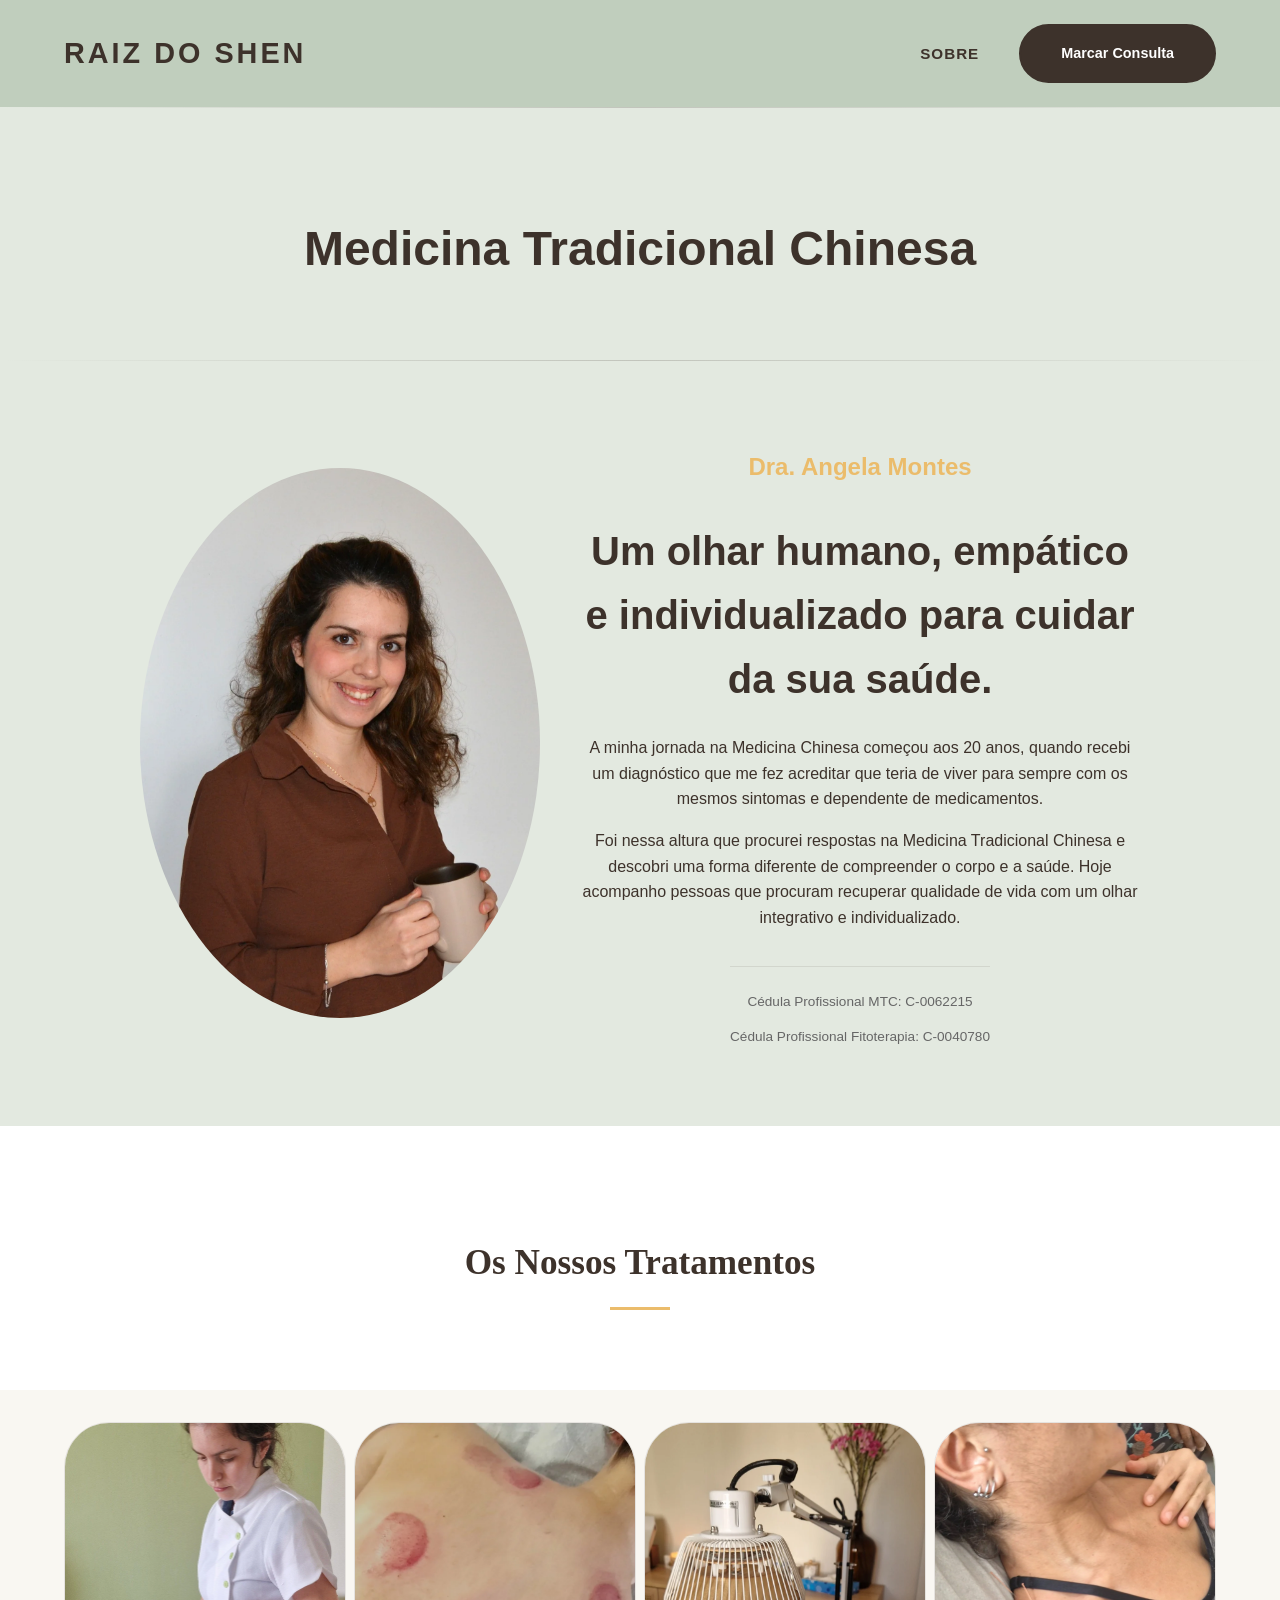
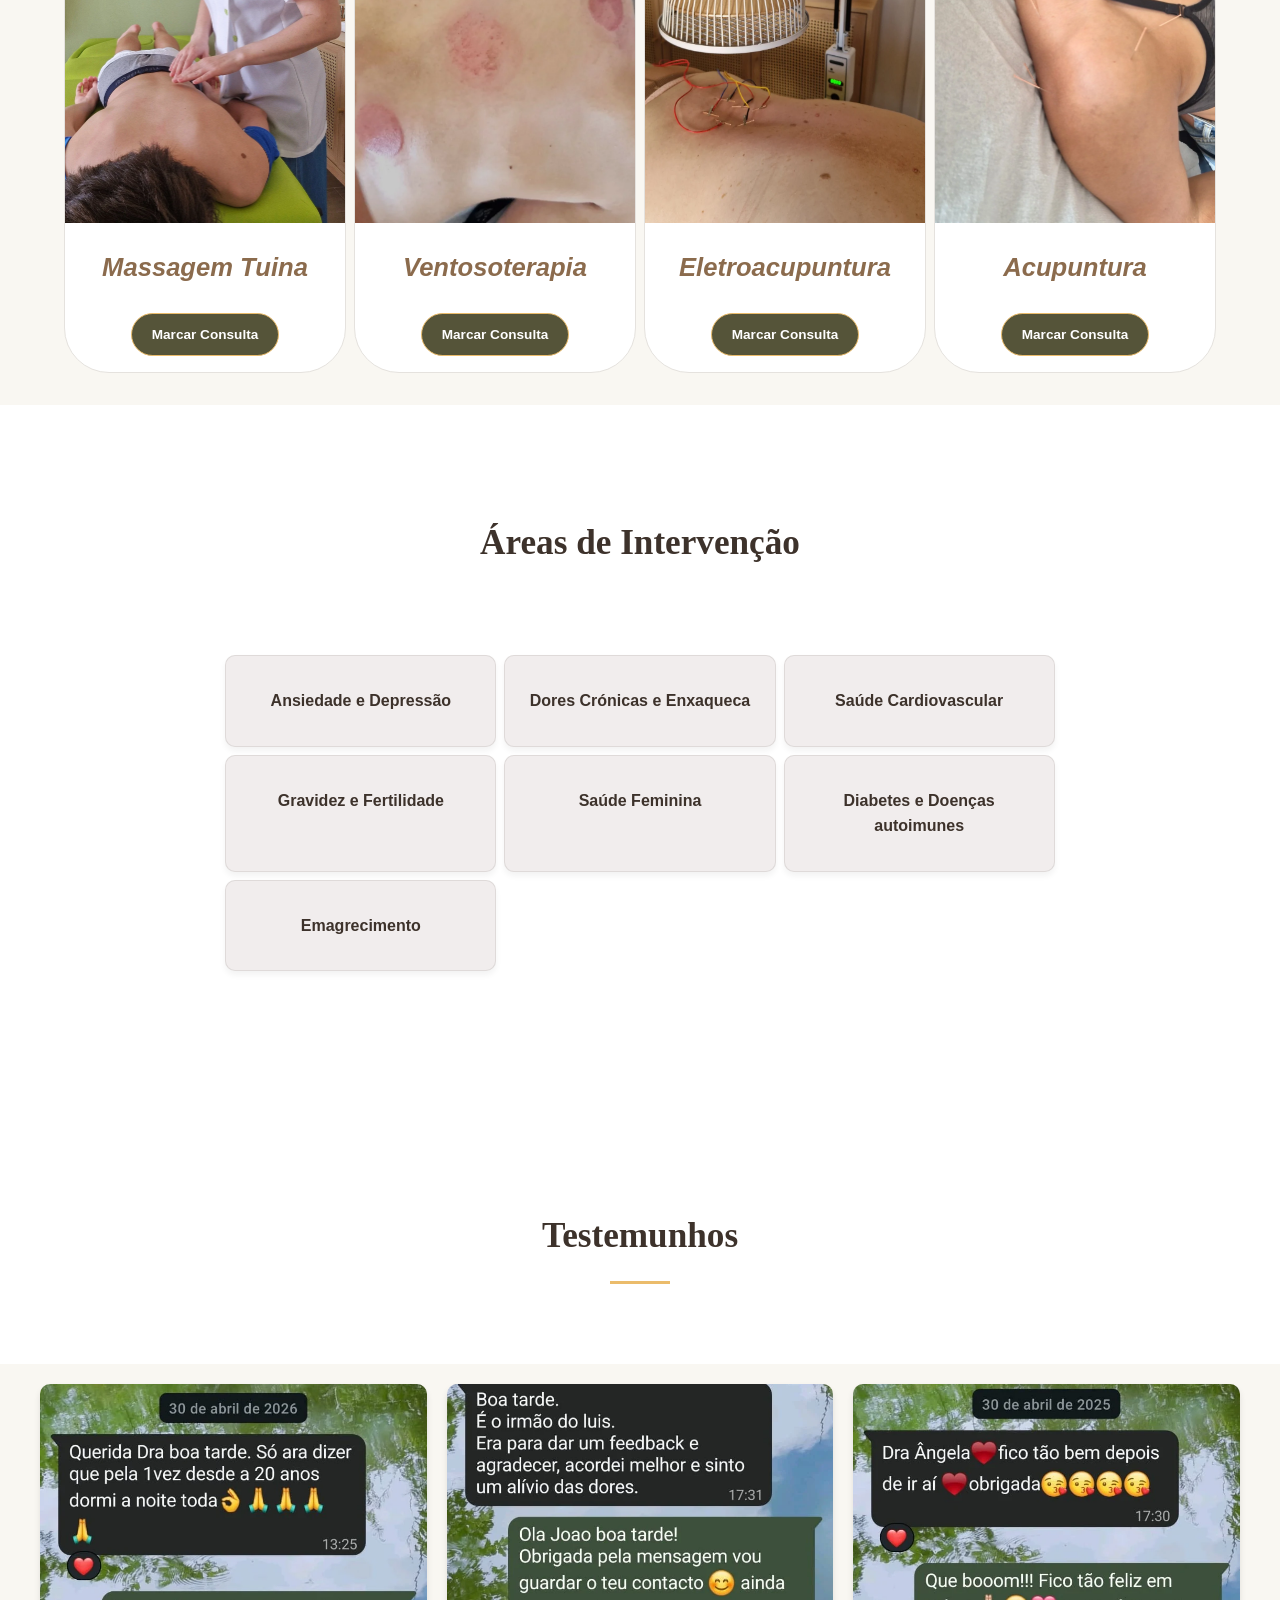
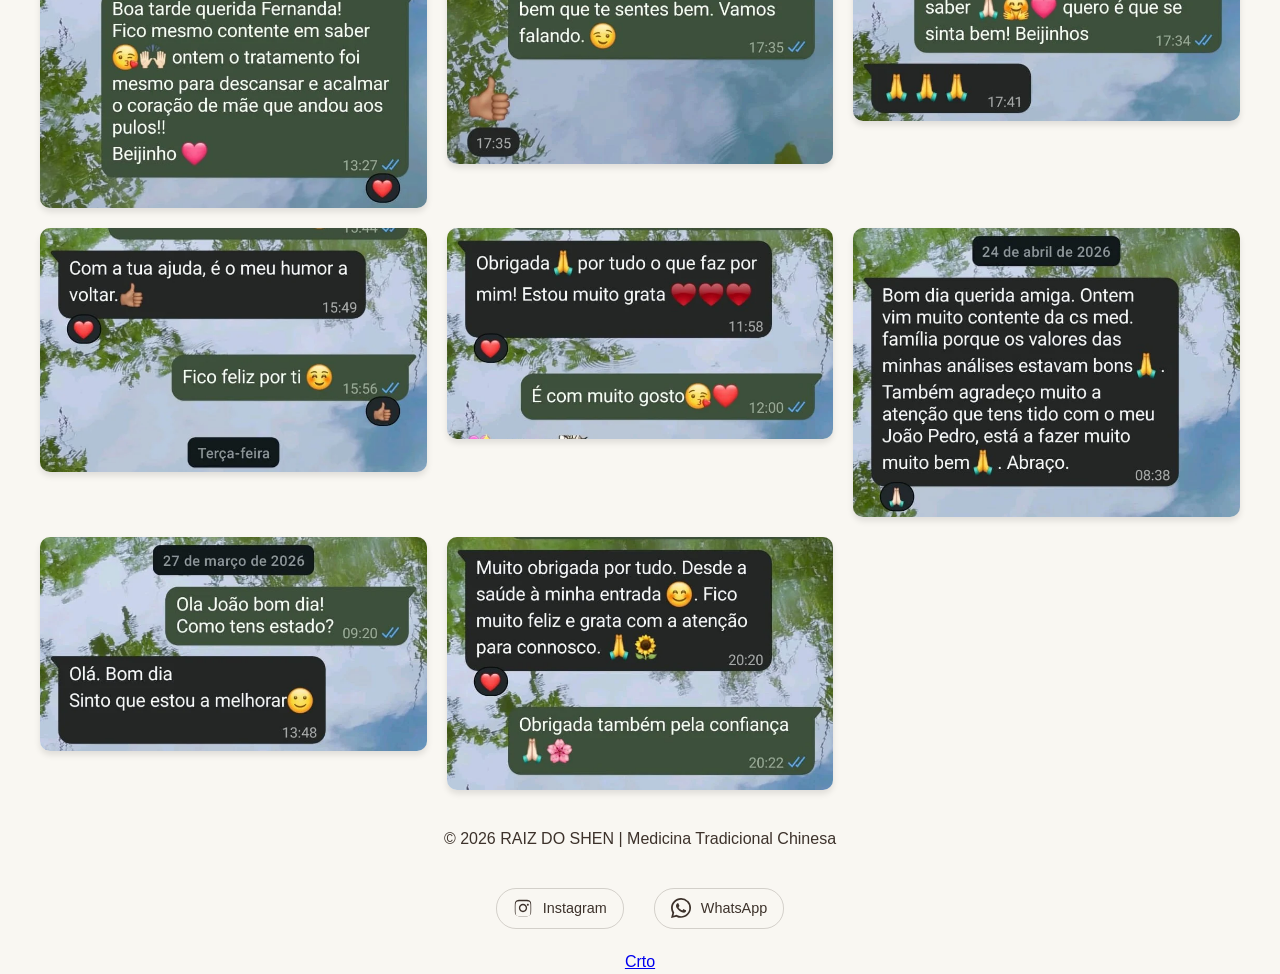
<file: index.html>
<!DOCTYPE html>
<html lang="pt">
<head>
    <meta charset="UTF-8">
    <meta name="viewport" content="width=device-width, initial-scale=1.0">
    <title>RAIZ do SHEN | Medicina Tradicional Chinesa</title>
    <link rel="stylesheet" href="/css/style.css">
    <meta name="description" content="Raiz do Shen: Tratamentos de Acupuntura, 
    Medicina Tradicional Chinesa e Ventosaterapia na Moita. Melhore o seu bem-estar e 
    saúde. Marque a sua consulta.">


    <meta property="og:title" content="Raiz do Shen | Acupuntura na Moita">
    <meta property="og:description" content="Descubra os benefícios da Acupuntura e Medicina Chinesa.">
    <meta property="og:image" content="https://raizdoshen.com/imagens/angela.webp"> <meta property="og:type" content="website">
    <meta name="google-site-verification" content="rQ5jZMHhF9Bod8BXPYTfgClXMDRPdvAQGa_yDtLAhps" />

    <script type="application/ld+json">
    {
    "@context": "https://schema.org",
    "@type": "LocalBusiness",
    "@id": "https://raizdoshen.com/",
    "name": "Raiz do Shen",
    "image": "https://raizdoshen.com/imagens/angela.webp",
    "url": "https://raizdoshen.com",
    "telephone": "916 815 530",
    "priceRange": "30-150",
    "address": {
        "@type": "PostalAddress",
        "streetAddress": "EM533-1 128",
        "addressLocality": "Moita",
        "postalCode": "2860-563",
        "addressCountry": "PT"
    },
    "geo": {
        "@type": "GeoCoordinates",
        "latitude": 38.6382270,
        "longitude": -8.950699
    },
    "sameAs": [
        "https://www.instagram.com/angelamontes_mtc"
    ]
    }
    </script>






</head>
<body>

<nav>

    <a href="/index">
    <div class="logo">RAIZ DO SHEN</div>

    </a>
    
    <!-- Container para o menu e botão -->
    <div class="nav-right">
        <ul class="nav-links">
            <li><a href="/sobre">Sobre</a></li>
        </ul>
        <a href="/contactos" class="cta-button">Marcar Consulta</a>
    </div>
</nav>
   

   

    <!-- Parte do Sobre************************************************************************** -->
 
<section class="bio-section">

        <h1>Medicina Tradicional Chinesa</h1>
    </section>
    <section class="bio-section">
        

    <div class="bio-container">
     
        
        
        <img src="/imagens/angela.webp" alt="Terapeuta" class="bio-image">
        <div class="bio-text">
            <h3 class="Angela-sobre">Dra. Angela Montes </h3>
            <h2>Um olhar humano, empático e individualizado para cuidar da sua saúde.</h2>
            <p>A minha jornada na Medicina Chinesa começou aos 20 anos, quando recebi um diagnóstico que me fez acreditar que teria de viver para sempre com os mesmos sintomas e dependente de medicamentos. </p> 
            <p> Foi nessa altura que procurei respostas na Medicina Tradicional Chinesa e descobri uma forma diferente de compreender o corpo e a saúde. Hoje acompanho pessoas que procuram recuperar qualidade de vida com um olhar integrativo e individualizado.</p>

            <div class="credenciais">
                    <p>Cédula Profissional MTC: C-0062215</p>
                    <p>Cédula Profissional Fitoterapia: C-0040780</p>
            </div>
        </div>
    </div>
</section>



<section class="treatments-section">
    <!-- Título que separa da parte de cima -->
    <div class="section-header">
        <h2>Os Nossos Tratamentos</h2>
        <div class="divider"></div>
    </div>


</section>





 <div class="services-grid">
   


        <!-- Card 4 -->
        <div class="card">
            <img src="/imagens/massagemtuina.webp" alt="Tuina">
            <div class="card-content">
                <h3>Massagem Tuina</h3>
              

                <a href="/contactos.html"  class="cta-card">
                    Marcar Consulta
                </a>
            </div>
        </div>
        <!-- Card 5 -->
        <div class="card">
            <img src="/imagens/ventosoterapia.webp" alt="Ventosaterapia">
            <div class="card-content">
                <h3>Ventosoterapia</h3>
  

                <a href="/contactos.html"  class="cta-card">
                    Marcar Consulta
                </a>
            </div>
        </div>

        <div class="card">
            <img src="/imagens/Eletroacupuntura.webp" alt="Eletroacupuntura ">
            <div class="card-content">
                <h3>Eletroacupuntura</h3>
                

                <a href="/contactos.html"  class="cta-card">
                    Marcar Consulta
                </a>
            </div>


            
        </div>


        <div class="card">
            <img src="/imagens/acupuntura.webp" alt="Acupuntura ">
            <div class="card-content">
                <h3>Acupuntura</h3>
                

                <a href="/contactos.html"  class="cta-card">
                    Marcar Consulta
                </a>
            </div>


            
        </div>
    
    </div>


<section class="treatments-section">
    <!-- Título que separa da parte de cima -->
    <div class="section-header">
        <h2>Áreas de Intervenção</h2>
        
    </div>






    <section class="services-container">
        <h2></h2>
        <div class="services-grid">

            <div class="service-card">Ansiedade e Depressão</div>
            <div class="service-card">Dores Crónicas e Enxaqueca</div>
            <div class="service-card">Saúde Cardiovascular</div>
            <div class="service-card">Gravidez e Fertilidade</div>
            <div class="service-card">Saúde Feminina</div>
            <div class="service-card">Diabetes e Doenças autoimunes</div>
            <div class="service-card">Emagrecimento</div>
        </div>
    </section>


</section>

 <!-- Area de feedbacks ******************************************
  ******************************************************************** -->


<section class="treatments-section">
    <!-- Título que separa da parte de cima -->
    <div class="section-header">
        <h2>Testemunhos</h2>
        <div class="divider"></div>
    </div>


</section>



<section class="testemunhos-container">
    <div class="masonry-grid">
        <!-- 0 caminho é "images/nome-da-foto.webp" -->
        <div class="item"><img src="/imagens/avaliacao1.webp" alt="Paciente relata melhoria significativa na qualidade do sono após 20 anos de insónias com acupuntura"></div>
        <div class="item"><img src="/imagens/avaliacao2.webp" alt="Testemunho de alívio de dores corporais após sessão de acupuntura com a Dra. Ângela"></div>
        <div class="item"><img src="/imagens/avaliacao3.webp" alt="Paciente expressa bem-estar e satisfação geral após tratamento de medicina tradicional chinesa"></div>
        <div class="item"><img src="/imagens/avaliacao4.webp" alt="Feedback sobre melhoria do humor e estado emocional após acompanhamento terapêutico"></div>
        <div class="item"><img src="/imagens/avaliacao5.webp" alt="Mensagem de gratidão de paciente pelo acompanhamento personalizado em medicina chinesa"></div>
        <div class="item"><img src="/imagens/avaliacao6.webp" alt="Paciente relata resultados clínicos positivos em análises de saúde após tratamento de acupuntura"></div>
        <div class="item"><img src="/imagens/avaliacao7.webp" alt="Paciente relata progresso e melhoria constante no seu estado de saúde"></div>
        <div class="item"><img src="/imagens/avaliacao8.webp" alt="Testemunho de satisfação geral com a saúde e o atendimento na clínica Raiz do Shen"></div>
    </div>
</section>















<footer class="site-footer">
    <div class="footer-content">
        <p>&copy; 2026 RAIZ DO SHEN | Medicina Tradicional Chinesa</p>
        <div class="footer-contacts">
            
            <!-- Instagram -->
            <a href="https://www.instagram.com/angelamontes_mtc" target="_blank" class="social-link">
                <svg viewBox="0 0 24 24" width="20" height="20" fill="currentColor">
                    <path d="M12 2.163c3.204 0 3.584.012 4.85.07 1.18.055 1.822.253 2.247.417.56.217.96.476 1.382.898.421.422.68.822.898 1.382.164.425.362 1.067.417 2.247.058 1.266.07 1.646.07 4.85s-.012 3.584-.07 4.85c-.055 1.18-.253 1.822-.417 2.247-.217.56-.476.96-.898 1.382-.422.421-.822.68-1.382.898-.425.164-1.067.362-2.247.417-1.266.058-1.646.07-4.85.07s-3.584-.012-4.85-.07c-1.18-.055-1.822-.253-2.247-.417-.56-.217-.96-.476-1.382-.898-.421-.422-.68-.822-.898-1.382-.164-.425-.362-1.067-.417-2.247-.058-1.266-.07-1.646-.07-4.85s.012-3.584.07-4.85c.055-1.18.253-1.822.417-2.247.217-.56.476-.96.898-1.382.422-.421.822-.68 1.382-.898.425-.164 1.067-.362 2.247-.417 1.266-.058 1.646-.07 4.85-.07zm0 1.637c-3.125 0-3.504.013-4.737.069-1.144.053-1.764.237-2.176.398-.42.164-.72.36-.975.617-.255.255-.453.555-.617.975-.16.412-.345 1.032-.398 2.176-.056 1.233-.069 1.612-.069 4.737s.013 3.504.069 4.737c.053 1.144.237 1.764.398 2.176.164.42.36.72.617.975.255.255.555.453.975.617.412.16 1.032.345 2.176.398 1.233.056 1.612.069 4.737.069s3.504-.013 4.737-.069c1.144-.053 1.764-.237 2.176-.398.42-.164.72-.36.975-.617.255-.255.453-.555.617-.975.16-.412.345-1.032.398-2.176.056-1.233.069-1.612.069-4.737s-.013-3.504-.069-4.737c-.053-1.144-.237-1.764-.398-2.176-.164-.42-.36-.72-.617-.975-.255-.255-.555-.453-.975-.617-.412-.16-1.032-.345-2.176-.398-1.233-.056-1.612-.069-4.737-.069zM12 7.038c-2.738 0-4.962 2.224-4.962 4.962s2.224 4.962 4.962 4.962 4.962-2.224 4.962-4.962-2.224-4.962-4.962-4.962zm0 8.286c-1.834 0-3.324-1.49-3.324-3.324s1.49-3.324 3.324-3.324 3.324 1.49 3.324 3.324-1.49 3.324-3.324 3.324zm5.828-8.287c-.64 0-1.158.518-1.158 1.158 0 .64.518 1.158 1.158 1.158.64 0 1.158-.518 1.158-1.158 0-.64-.518-1.158-1.158-1.158z"/>
                </svg>
                Instagram
            </a>

            <!-- WhatsApp -->
            <a href="https://wa.me/351916815530" target="_blank" class="social-link">
                <svg viewBox="0 0 24 24" width="20" height="20" fill="currentColor">
                    <path d="M17.472 14.382c-.297-.149-1.758-.867-2.03-.967-.273-.099-.471-.148-.67.15-.197.297-.767.966-.94 1.164-.173.199-.347.223-.644.075-.297-.15-1.255-.463-2.39-1.475-.883-.788-1.48-1.761-1.653-2.059-.173-.297-.018-.458.13-.606.134-.133.298-.347.446-.52.149-.174.198-.298.298-.497.099-.198.05-.371-.025-.52-.075-.149-.669-1.612-.916-2.207-.242-.579-.487-.5-.669-.51-.173-.008-.371-.01-.57-.01-.198 0-.52.074-.792.372-.272.297-1.04 1.016-1.04 2.479 0 1.462 1.065 2.875 1.213 3.074.149.198 2.096 3.2 5.077 4.487.709.306 1.262.489 1.694.625.712.227 1.36.195 1.871.118.571-.085 1.758-.719 2.006-1.413.248-.694.248-1.289.173-1.413-.074-.124-.272-.198-.57-.347m-5.421 7.403h-.004a9.87 9.87 0 01-5.031-1.378l-.361-.214-3.741.982.998-3.648-.235-.374a9.86 9.86 0 01-1.51-5.26c.001-5.45 4.436-9.884 9.888-9.884 2.64 0 5.122 1.03 6.988 2.898a9.825 9.825 0 012.893 6.994c-.003 5.45-4.437 9.884-9.885 9.884m8.413-18.297A11.815 11.815 0 0012.005 0C5.37 0 .002 5.368.002 12.006c0 2.095.547 4.137 1.588 5.933L.057 24l6.273-1.646a11.75 11.75 0 005.675 1.444h.005c6.634 0 12.002-5.368 12.002-12.006 0-3.212-1.25-6.236-3.522-8.508"/>
                </svg>
                WhatsApp
            </a>

        </div>
    </div>
    <a href="/cartao.html">Crto</a>
</footer>







</body>
</html>
</file>
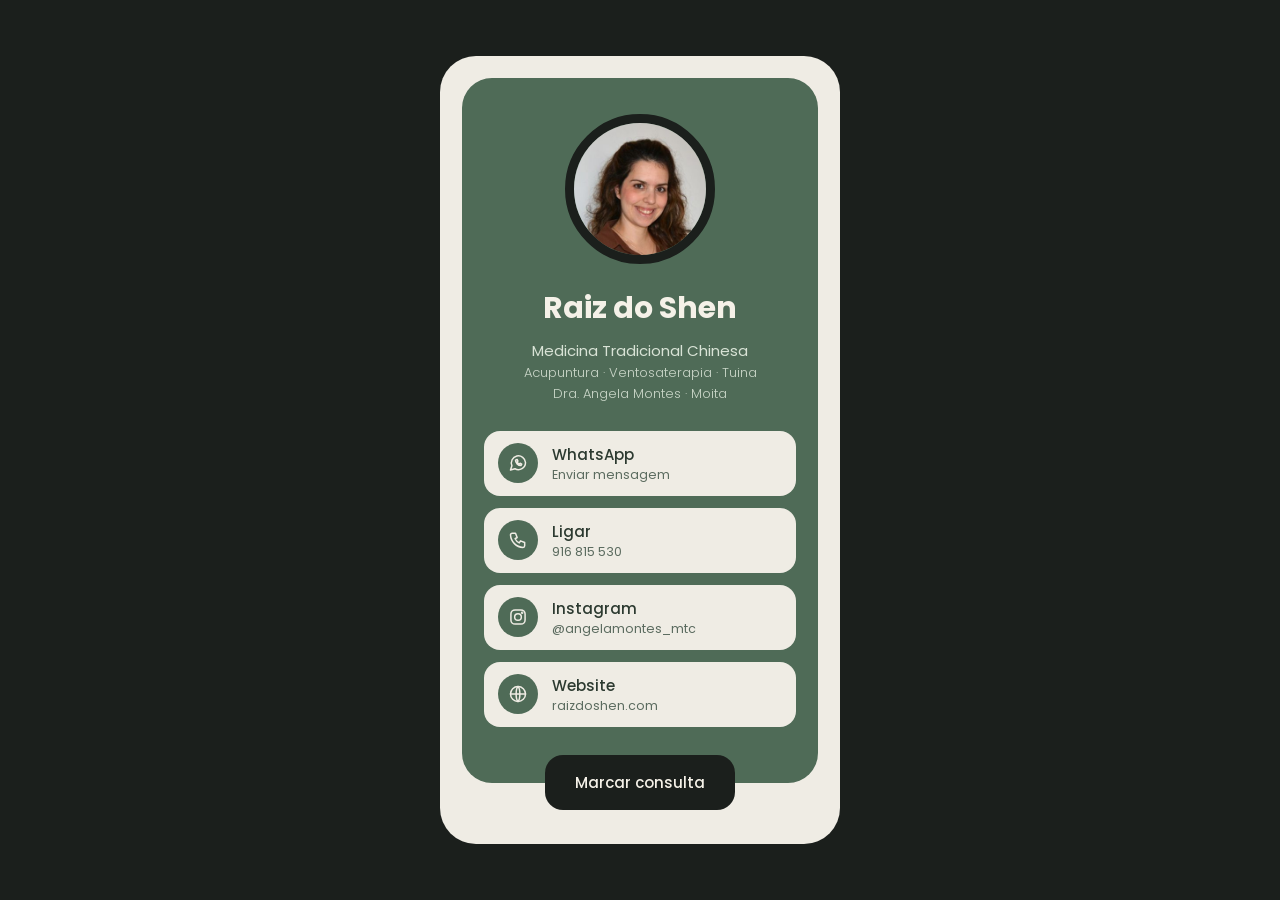
<file: cartao.html>
<!DOCTYPE html>
<html lang="pt-PT">
<head>
<meta charset="utf-8">
<meta name="viewport" content="width=device-width, initial-scale=1, viewport-fit=cover">
<title>Raiz do Shen | Cartão digital</title>
<meta name="description" content="Dra. Angela Montes · Medicina Tradicional Chinesa na Moita. Marque a sua consulta por WhatsApp.">
<meta property="og:type" content="website">
<meta property="og:locale" content="pt_PT">
<meta property="og:site_name" content="Raiz do Shen">
<meta property="og:title" content="Raiz do Shen | Cartão digital">
<meta property="og:description" content="Acupuntura, Ventosaterapia e Tuina na Moita. Toque para falar connosco ou marcar consulta.">
<meta property="og:image" content="https://raizdoshen.com/imagens/cartao-preview.jpg">
<meta property="og:image:width" content="1200">
<meta property="og:image:height" content="630">
<meta property="og:url" content="https://raizdoshen.com/cartao.html">
<link href="https://fonts.googleapis.com/css2?family=Poppins:wght@300;400;500;700&display=swap" rel="stylesheet">
<style>
:root{
  --bg:#1b1f1c; --outer:#efece4; --panel:#4f6b57; --cream:#f5f1e8; --soft:#d9e3d6;
  --btn:#efece4; --btn-text:#2c3a30; --btn-sub:#5b6b5f; --dark:#1b1f1c; --avatar:#e7dcc6;
  box-sizing:border-box;
  padding-top:env(safe-area-inset-top,0px);
  padding-bottom:env(safe-area-inset-bottom,0px);
  color-scheme:light;
}
@media (prefers-color-scheme: dark){
  :root:not([data-theme="light"]){
    --bg:#0f1210; --outer:#222823; --panel:#3f5846; --btn:#e9e5da; color-scheme:dark;
  }
}
:root[data-theme="dark"]{--bg:#0f1210; --outer:#222823; --panel:#3f5846; --btn:#e9e5da; color-scheme:dark;}
html{scroll-padding-top:env(safe-area-inset-top,0px)}
*{box-sizing:border-box}
body{margin:0;min-height:100vh;background:var(--bg);font-family:'Poppins',system-ui,-apple-system,'Segoe UI',Roboto,sans-serif;display:flex;justify-content:center;align-items:center;padding:20px}
.card{width:100%;max-width:400px;background:var(--outer);border-radius:36px;padding:22px 22px 34px}
.panel{background:var(--panel);border-radius:30px;padding:36px 22px 56px;text-align:center;position:relative}
.avatar{width:150px;height:150px;border-radius:50%;background:var(--avatar);border:9px solid var(--dark);margin:0 auto 22px;display:block;object-fit:cover}
h1{margin:0 0 8px;font-size:30px;font-weight:700;color:var(--cream)}
.sub{margin:0;font-size:15px;color:var(--soft);line-height:1.6}
.sub.small{font-size:13px;font-weight:300;opacity:.9}
.btns{margin-top:26px;display:flex;flex-direction:column;gap:12px}
.btn{display:flex;align-items:center;gap:14px;background:var(--btn);border-radius:16px;padding:12px 14px;text-decoration:none;text-align:left}
.btn:active{transform:scale(.98)}
.ic{flex:0 0 40px;height:40px;border-radius:50%;background:var(--panel);display:flex;align-items:center;justify-content:center}
.ic svg{width:20px;height:20px;fill:none;stroke:#efece4;stroke-width:1.8;stroke-linecap:round;stroke-linejoin:round}
.t{display:block;font-size:15px;font-weight:500;color:var(--btn-text)}
.s{display:block;font-size:12.5px;color:var(--btn-sub);overflow-wrap:anywhere}
.cta{position:relative;display:block;width:max-content;max-width:90%;margin:-28px auto 0;background:var(--dark);color:#f5f1e8;text-decoration:none;font-size:15px;font-weight:500;padding:16px 30px;border-radius:18px;text-align:center}
</style>
</head>
<body>
<main class="card">
  <section class="panel">
    <img class="avatar" alt="Dra. Angela Montes" src="[data-uri]">
    <h1>Raiz do Shen</h1>
    <p class="sub">Medicina Tradicional Chinesa</p>
    <p class="sub small">Acupuntura · Ventosaterapia · Tuina</p>
    <p class="sub small">Dra. Angela Montes · Moita</p>

    <nav class="btns">
      <a class="btn" href="https://wa.me/351916815530" target="_blank" rel="noopener">
        <span class="ic"><svg viewBox="0 0 24 24"><path d="M21 11.5a8.5 8.5 0 0 1-12.6 7.4L3 20.5l1.7-5.2A8.5 8.5 0 1 1 21 11.5z"/><path d="M9 8.5c0 3.5 3 6.5 6.5 6.5l1-1.7-2-1-1 .8c-1-.4-2-1.4-2.4-2.4l.8-1-1-2z"/></svg></span>
        <span><span class="t">WhatsApp</span><span class="s">Enviar mensagem</span></span>
      </a>
      <a class="btn" href="tel:+351916815530">
        <span class="ic"><svg viewBox="0 0 24 24"><path d="M5 4h4l2 5-2.5 1.5a11 11 0 0 0 5 5L15 13l5 2v4a2 2 0 0 1-2 2A16 16 0 0 1 3 6a2 2 0 0 1 2-2z"/></svg></span>
        <span><span class="t">Ligar</span><span class="s">916 815 530</span></span>
      </a>
      <a class="btn" href="https://www.instagram.com/angelamontes_mtc" target="_blank" rel="noopener">
        <span class="ic"><svg viewBox="0 0 24 24"><rect x="3.5" y="3.5" width="17" height="17" rx="5"/><circle cx="12" cy="12" r="4"/><circle cx="17" cy="7" r=".6"/></svg></span>
        <span><span class="t">Instagram</span><span class="s">@angelamontes_mtc</span></span>
      </a>
      <a class="btn" href="https://raizdoshen.com" target="_blank" rel="noopener">
        <span class="ic"><svg viewBox="0 0 24 24"><circle cx="12" cy="12" r="9"/><path d="M3 12h18M12 3c3 3 3 15 0 18M12 3c-3 3-3 15 0 18"/></svg></span>
        <span><span class="t">Website</span><span class="s">raizdoshen.com</span></span>
      </a>
    </nav>
  </section>
  <a class="cta" href="https://wa.me/351916815530?text=Ol%C3%A1%2C%20gostaria%20de%20marcar%20uma%20consulta.">Marcar consulta</a>
</main>
</body>
</html>
</file>
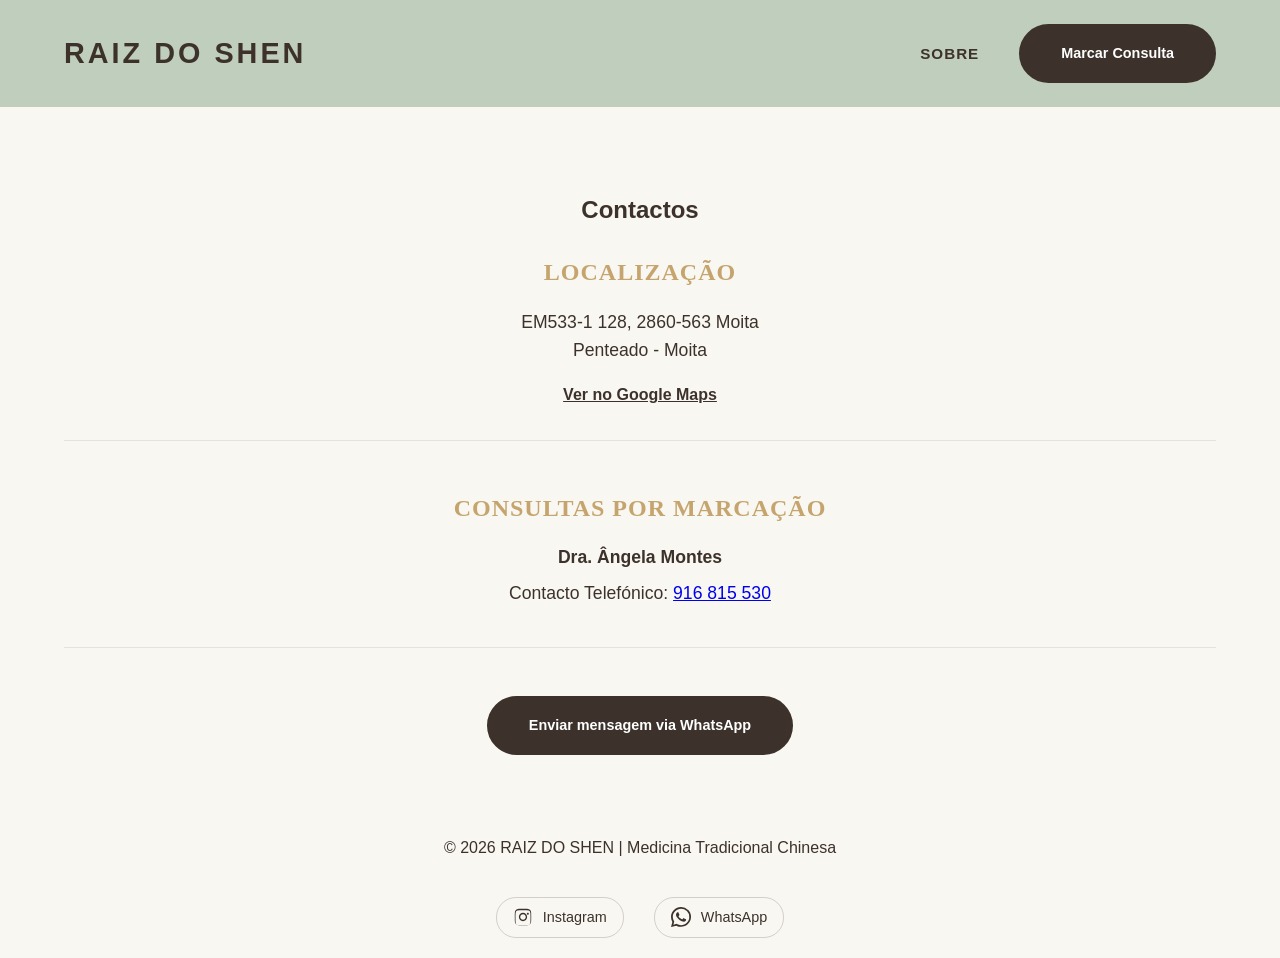
<file: contactos.html>
<!DOCTYPE html>
<html lang="pt">
<head>
    <meta charset="UTF-8">
    <meta name="viewport" content="width=device-width, initial-scale=1.0">
    <title>RAIZ do SHEN | Medicina Tradicional Chinesa</title>
    <link rel="stylesheet" href="/css/style.css">
</head>
<body>

<nav>

    <a href="/index.html">
    <div class="logo">RAIZ DO SHEN</div>

    </a>
    
    <!-- Container para o menu e botão -->
    <div class="nav-right">
        <ul class="nav-links">
            <li><a href="/sobre.html">Sobre</a></li>
        </ul>
        <a href="/contactos.html" class="cta-button">Marcar Consulta</a>
    </div>
</nav>



<section class="contact-page">
    <div class="contact-container">
        
        <h2>Contactos</h2>
        
        <div class="contact-block">
            <h3>Localização</h3>
            <p>EM533-1 128, 2860-563 Moita<br>
            Penteado - Moita</p>
            <a href="https://maps.app.goo.gl/qJBtCunrVrAWkPMv7" target="_blank" class="map-link">Ver no Google Maps</a>
        </div>

        <div class="contact-block">
            <h3>Consultas por Marcação</h3>
            <p><strong>Dra. Ângela Montes</strong></p>
            <p>Contacto Telefónico: 
                <a href="tel:+351916815530">916 815 530</a>
            </p>
        </div>

        <a href="https://wa.me/351916815530" target="_blank" class="cta-button">
            Enviar mensagem via WhatsApp
        </a>

    </div>
</section>





















<footer class="site-footer">
    <div class="footer-content">
        <p>&copy; 2026 RAIZ DO SHEN | Medicina Tradicional Chinesa</p>
        <div class="footer-contacts">
            
            <!-- Instagram -->
            <a href="https://www.instagram.com/angelamontes_mtc" target="_blank" class="social-link">
                <svg viewBox="0 0 24 24" width="20" height="20" fill="currentColor">
                    <path d="M12 2.163c3.204 0 3.584.012 4.85.07 1.18.055 1.822.253 2.247.417.56.217.96.476 1.382.898.421.422.68.822.898 1.382.164.425.362 1.067.417 2.247.058 1.266.07 1.646.07 4.85s-.012 3.584-.07 4.85c-.055 1.18-.253 1.822-.417 2.247-.217.56-.476.96-.898 1.382-.422.421-.822.68-1.382.898-.425.164-1.067.362-2.247.417-1.266.058-1.646.07-4.85.07s-3.584-.012-4.85-.07c-1.18-.055-1.822-.253-2.247-.417-.56-.217-.96-.476-1.382-.898-.421-.422-.68-.822-.898-1.382-.164-.425-.362-1.067-.417-2.247-.058-1.266-.07-1.646-.07-4.85s.012-3.584.07-4.85c.055-1.18.253-1.822.417-2.247.217-.56.476-.96.898-1.382.422-.421.822-.68 1.382-.898.425-.164 1.067-.362 2.247-.417 1.266-.058 1.646-.07 4.85-.07zm0 1.637c-3.125 0-3.504.013-4.737.069-1.144.053-1.764.237-2.176.398-.42.164-.72.36-.975.617-.255.255-.453.555-.617.975-.16.412-.345 1.032-.398 2.176-.056 1.233-.069 1.612-.069 4.737s.013 3.504.069 4.737c.053 1.144.237 1.764.398 2.176.164.42.36.72.617.975.255.255.555.453.975.617.412.16 1.032.345 2.176.398 1.233.056 1.612.069 4.737.069s3.504-.013 4.737-.069c1.144-.053 1.764-.237 2.176-.398.42-.164.72-.36.975-.617.255-.255.453-.555.617-.975.16-.412.345-1.032.398-2.176.056-1.233.069-1.612.069-4.737s-.013-3.504-.069-4.737c-.053-1.144-.237-1.764-.398-2.176-.164-.42-.36-.72-.617-.975-.255-.255-.555-.453-.975-.617-.412-.16-1.032-.345-2.176-.398-1.233-.056-1.612-.069-4.737-.069zM12 7.038c-2.738 0-4.962 2.224-4.962 4.962s2.224 4.962 4.962 4.962 4.962-2.224 4.962-4.962-2.224-4.962-4.962-4.962zm0 8.286c-1.834 0-3.324-1.49-3.324-3.324s1.49-3.324 3.324-3.324 3.324 1.49 3.324 3.324-1.49 3.324-3.324 3.324zm5.828-8.287c-.64 0-1.158.518-1.158 1.158 0 .64.518 1.158 1.158 1.158.64 0 1.158-.518 1.158-1.158 0-.64-.518-1.158-1.158-1.158z"/>
                </svg>
                Instagram
            </a>

            <!-- WhatsApp -->
            <a href="https://wa.me/351916815530" target="_blank" class="social-link">
                <svg viewBox="0 0 24 24" width="20" height="20" fill="currentColor">
                    <path d="M17.472 14.382c-.297-.149-1.758-.867-2.03-.967-.273-.099-.471-.148-.67.15-.197.297-.767.966-.94 1.164-.173.199-.347.223-.644.075-.297-.15-1.255-.463-2.39-1.475-.883-.788-1.48-1.761-1.653-2.059-.173-.297-.018-.458.13-.606.134-.133.298-.347.446-.52.149-.174.198-.298.298-.497.099-.198.05-.371-.025-.52-.075-.149-.669-1.612-.916-2.207-.242-.579-.487-.5-.669-.51-.173-.008-.371-.01-.57-.01-.198 0-.52.074-.792.372-.272.297-1.04 1.016-1.04 2.479 0 1.462 1.065 2.875 1.213 3.074.149.198 2.096 3.2 5.077 4.487.709.306 1.262.489 1.694.625.712.227 1.36.195 1.871.118.571-.085 1.758-.719 2.006-1.413.248-.694.248-1.289.173-1.413-.074-.124-.272-.198-.57-.347m-5.421 7.403h-.004a9.87 9.87 0 01-5.031-1.378l-.361-.214-3.741.982.998-3.648-.235-.374a9.86 9.86 0 01-1.51-5.26c.001-5.45 4.436-9.884 9.888-9.884 2.64 0 5.122 1.03 6.988 2.898a9.825 9.825 0 012.893 6.994c-.003 5.45-4.437 9.884-9.885 9.884m8.413-18.297A11.815 11.815 0 0012.005 0C5.37 0 .002 5.368.002 12.006c0 2.095.547 4.137 1.588 5.933L.057 24l6.273-1.646a11.75 11.75 0 005.675 1.444h.005c6.634 0 12.002-5.368 12.002-12.006 0-3.212-1.25-6.236-3.522-8.508"/>
                </svg>
                WhatsApp
            </a>
        </div>
    </div>
</footer>



</body>
</html>
</file>
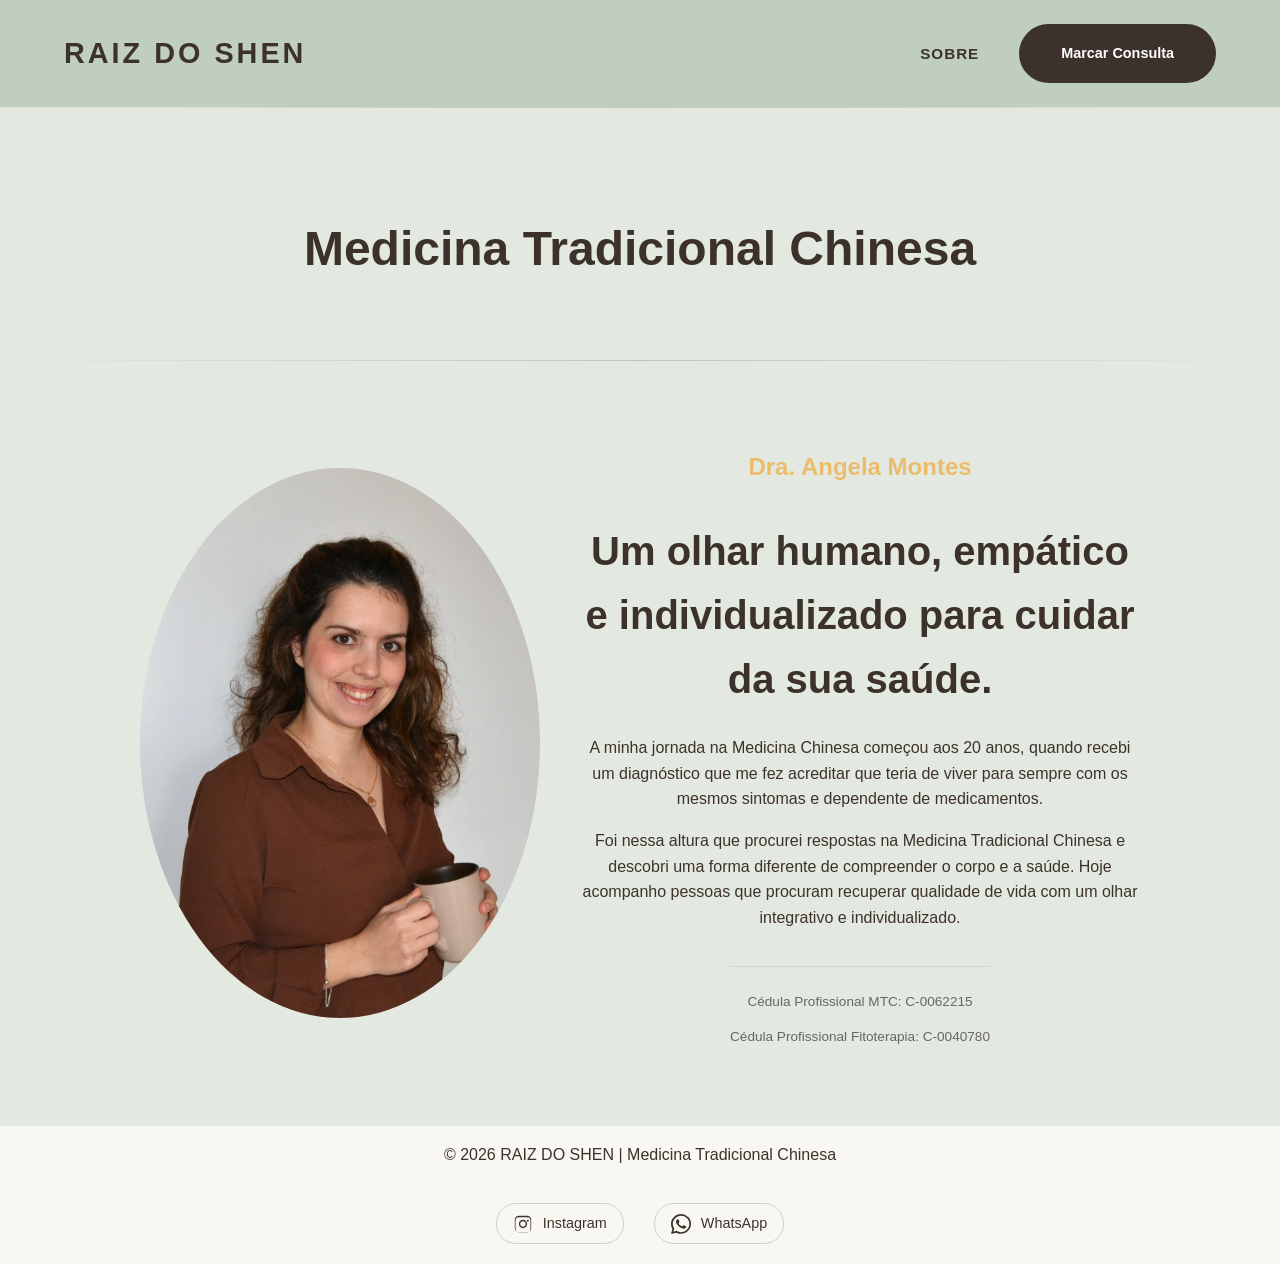
<file: sobre.html>
<!DOCTYPE html>
<html lang="pt">
<head>
    <meta charset="UTF-8">
    <meta name="viewport" content="width=device-width, initial-scale=1.0">
    <title>RAIZ do SHEN | Medicina Tradicional Chinesa</title>
    <link rel="stylesheet" href="/css/style.css">
</head>
<body>

<nav>

    <a href="/index.html">
    <div class="logo">RAIZ DO SHEN</div>

    </a>
    
    <!-- Container para o menu e botão -->
    <div class="nav-right">
        <ul class="nav-links">
            <li><a href="/sobre.html">Sobre</a></li>
        </ul>
        <a href="/contactos.html" class="cta-button">Marcar Consulta</a>
    </div>
</nav>





    <!-- Parte do Sobre************************************************************************** -->
 

<section class="bio-section">

        <h1>Medicina Tradicional Chinesa</h1>
    </section>
    <section class="bio-section">
        

    <div class="bio-container">
     
        
        
        <img src="/imagens/angela.webp" alt="Terapeuta" class="bio-image">
        <div class="bio-text">
            <h3 class="Angela-sobre">Dra. Angela Montes </h3>
            <h2>Um olhar humano, empático e individualizado para cuidar da sua saúde.</h2>
            <p>A minha jornada na Medicina Chinesa começou aos 20 anos, quando recebi um diagnóstico que me fez acreditar que teria de viver para sempre com os mesmos sintomas e dependente de medicamentos. </p> 
            <p> Foi nessa altura que procurei respostas na Medicina Tradicional Chinesa e descobri uma forma diferente de compreender o corpo e a saúde. Hoje acompanho pessoas que procuram recuperar qualidade de vida com um olhar integrativo e individualizado.</p>

            <div class="credenciais">
                    <p>Cédula Profissional MTC: C-0062215</p>
                    <p>Cédula Profissional Fitoterapia: C-0040780</p>
            </div>
        </div>
    </div>
</section>


</body>

<footer class="site-footer">
    <div class="footer-content">
        <p>&copy; 2026 RAIZ DO SHEN | Medicina Tradicional Chinesa</p>
        <div class="footer-contacts">
            
            <!-- Instagram -->
            <a href="https://www.instagram.com/angelamontes_mtc" target="_blank" class="social-link">
                <svg viewBox="0 0 24 24" width="20" height="20" fill="currentColor">
                    <path d="M12 2.163c3.204 0 3.584.012 4.85.07 1.18.055 1.822.253 2.247.417.56.217.96.476 1.382.898.421.422.68.822.898 1.382.164.425.362 1.067.417 2.247.058 1.266.07 1.646.07 4.85s-.012 3.584-.07 4.85c-.055 1.18-.253 1.822-.417 2.247-.217.56-.476.96-.898 1.382-.422.421-.822.68-1.382.898-.425.164-1.067.362-2.247.417-1.266.058-1.646.07-4.85.07s-3.584-.012-4.85-.07c-1.18-.055-1.822-.253-2.247-.417-.56-.217-.96-.476-1.382-.898-.421-.422-.68-.822-.898-1.382-.164-.425-.362-1.067-.417-2.247-.058-1.266-.07-1.646-.07-4.85s.012-3.584.07-4.85c.055-1.18.253-1.822.417-2.247.217-.56.476-.96.898-1.382.422-.421.822-.68 1.382-.898.425-.164 1.067-.362 2.247-.417 1.266-.058 1.646-.07 4.85-.07zm0 1.637c-3.125 0-3.504.013-4.737.069-1.144.053-1.764.237-2.176.398-.42.164-.72.36-.975.617-.255.255-.453.555-.617.975-.16.412-.345 1.032-.398 2.176-.056 1.233-.069 1.612-.069 4.737s.013 3.504.069 4.737c.053 1.144.237 1.764.398 2.176.164.42.36.72.617.975.255.255.555.453.975.617.412.16 1.032.345 2.176.398 1.233.056 1.612.069 4.737.069s3.504-.013 4.737-.069c1.144-.053 1.764-.237 2.176-.398.42-.164.72-.36.975-.617.255-.255.453-.555.617-.975.16-.412.345-1.032.398-2.176.056-1.233.069-1.612.069-4.737s-.013-3.504-.069-4.737c-.053-1.144-.237-1.764-.398-2.176-.164-.42-.36-.72-.617-.975-.255-.255-.555-.453-.975-.617-.412-.16-1.032-.345-2.176-.398-1.233-.056-1.612-.069-4.737-.069zM12 7.038c-2.738 0-4.962 2.224-4.962 4.962s2.224 4.962 4.962 4.962 4.962-2.224 4.962-4.962-2.224-4.962-4.962-4.962zm0 8.286c-1.834 0-3.324-1.49-3.324-3.324s1.49-3.324 3.324-3.324 3.324 1.49 3.324 3.324-1.49 3.324-3.324 3.324zm5.828-8.287c-.64 0-1.158.518-1.158 1.158 0 .64.518 1.158 1.158 1.158.64 0 1.158-.518 1.158-1.158 0-.64-.518-1.158-1.158-1.158z"/>
                </svg>
                Instagram
            </a>

            <!-- WhatsApp -->
            <a href="https://wa.me/351916815530" target="_blank" class="social-link">
                <svg viewBox="0 0 24 24" width="20" height="20" fill="currentColor">
                    <path d="M17.472 14.382c-.297-.149-1.758-.867-2.03-.967-.273-.099-.471-.148-.67.15-.197.297-.767.966-.94 1.164-.173.199-.347.223-.644.075-.297-.15-1.255-.463-2.39-1.475-.883-.788-1.48-1.761-1.653-2.059-.173-.297-.018-.458.13-.606.134-.133.298-.347.446-.52.149-.174.198-.298.298-.497.099-.198.05-.371-.025-.52-.075-.149-.669-1.612-.916-2.207-.242-.579-.487-.5-.669-.51-.173-.008-.371-.01-.57-.01-.198 0-.52.074-.792.372-.272.297-1.04 1.016-1.04 2.479 0 1.462 1.065 2.875 1.213 3.074.149.198 2.096 3.2 5.077 4.487.709.306 1.262.489 1.694.625.712.227 1.36.195 1.871.118.571-.085 1.758-.719 2.006-1.413.248-.694.248-1.289.173-1.413-.074-.124-.272-.198-.57-.347m-5.421 7.403h-.004a9.87 9.87 0 01-5.031-1.378l-.361-.214-3.741.982.998-3.648-.235-.374a9.86 9.86 0 01-1.51-5.26c.001-5.45 4.436-9.884 9.888-9.884 2.64 0 5.122 1.03 6.988 2.898a9.825 9.825 0 012.893 6.994c-.003 5.45-4.437 9.884-9.885 9.884m8.413-18.297A11.815 11.815 0 0012.005 0C5.37 0 .002 5.368.002 12.006c0 2.095.547 4.137 1.588 5.933L.057 24l6.273-1.646a11.75 11.75 0 005.675 1.444h.005c6.634 0 12.002-5.368 12.002-12.006 0-3.212-1.25-6.236-3.522-8.508"/>
                </svg>
                WhatsApp
            </a>
        </div>
    </div>
</footer>



</body>
</html>
</file>
<file: css/style.css>
/* Estilos Gerais */
        body {
            background-color: #F9F7F2;
            color: #3D322B;
            font-family: 'Segoe UI', Tahoma, Geneva, Verdana, sans-serif;
            margin: 0;
            padding: 0;
            line-height: 1.6;
        }

/* Cabeçalho e Navegação */
nav {
    display: flex;
    justify-content: space-between;
    align-items: center;
    padding: 1.5rem 5%; /* Reduzi um pouco o padding para ficar mais compacto */
    background-color: #c0cebd;
}

.nav-right {
    display: flex;
    align-items: center; /* Alinha o link e o botão na mesma linha horizontal */
    gap: 2.5rem; /* Espaço mais generoso entre o link e o botão */
}

.nav-links {
    list-style: none;
    display: flex;
    margin: 0;
    padding: 0;
}

.nav-links a {
    text-decoration: none;
    color: #3D322B;
    font-weight: 600; /* Um pouco mais de peso para sobressair */
    font-size: 0.95rem;
    text-transform: uppercase;
    letter-spacing: 1px;
    transition: opacity 0.3s ease;
}

.nav-links a:hover {
    opacity: 0.7; /* Efeito suave ao passar o rato */
}

.logo {
    font-size: 1.8rem;         /* Aumentado para maior impacto */
    font-weight: 800;          /* Muito mais negrito */
    letter-spacing: 3px;       /* Mais espaçamento dá um ar de luxo */
    text-transform: uppercase;
    color: #3D322B;            /* Mantém o castanho escuro para contraste */
    font-family: 'Montserrat', 'Segoe UI', sans-serif;
    
}

nav a {
    text-decoration: none;
}

nav a:hover{
    opacity: 0.7;
}


/* Ajuste fino no botão para ficar alinhado com o texto */
.cta-button {
    padding: 0.6rem 1.4rem; /* Ligeiramente mais pequeno para não dominar o header */
    font-size: 0.9rem;
}
        
        /* botão marcar consulta  */
        
        .cta-button {
            background-color: #3D322B;
            color: white;
            padding: 0.8rem 1.5rem;
            text-decoration: none;
            border-radius: 50px;
            font-size: 0.9rem;
            border: 3px solid #ebbc6b;
        }

        .cta-button:hover {
  
       
            border-color: #ebbc6b;
            border: 3px solid #f1dbb5;
            transform: translateY(-2px);

        }
        




        /* Hero */
        header { text-align: center; padding: 3rem 1rem; }
        h1 { font-size: 3rem; margin-bottom: 0.5rem; }

        /* Grid de Cartões */
        .services-grid {
            display: grid;
            grid-template-columns: repeat(auto-fit, minmax(300px, 1fr));
            gap: 30px;
            padding: 2rem 5%;
            max-width: 1200px;
            margin: 0 auto;
        }

/* Cartões Sobre *****************************************************************************   */


        .card {
            background: white;
            border: 1px solid #E5E2DE;
            overflow: hidden;
            transition: transform 0.3s ease;
            border-radius: 45px;
        }
        .card:hover { 
            
            transform: translateY(-5px);
            border-color: #ebbc6b;
            border: 2px solid #C5A56D;
        
        
        }
        .card img {
            width: 100%;
            height: 25rem;
            object-fit: cover; /* Mantém a proporção da foto */
            
        }
        .card-content {
             padding: 1rem; 
             text-align: center;
        
        
        
        }


        .card h3 {
            margin: 0 0 10px 0;
            font-size: 1.6rem;
            color: #8B6B4D;
            font-family: 'Segoe UI', Tahoma, Geneva, Verdana, sans-serif;
            font-style: italic;
        
        }
        .card p { font-size: 0.9rem;
                color: #666;
                font-weight: bold;
                font-family: 'Segoe UI', Tahoma, Geneva, Verdana, sans-serif;

        }
        .card .cta-button {

            background-color: #2C3E36;
            color: white;
            padding: 0.8rem 1.5rem;
            text-decoration: none;
            border-radius: 50px;
            font-size: 0.9rem;
            border: 3px solid #ebbc6b;
        }


        .cta-card {
            display: inline-block;
            margin-top: 15px;
            padding: 10px 20px;
            background-color: #555439;
            
            color: white;
            text-decoration: none;
            border-radius: 50px;
            font-size: 0.85rem;
            font-weight: bold;
            border: 1px solid #ebbc6b; /* Borda dourada */
            transition: all 0.3s ease;
        }

        .cta-card:hover {
            background-color: var(--accent); /* Fica dourado ao passar o rato */
            color: var(--primary);
            transform: translateY(-2px);
        }




        /* Responsividade */
        @media (max-width: 768px) {
            .nav-links { display: none; } /* Ocultar links em mobile */
            h1 { font-size: 2rem; }
        }


/* Secção Sobre *****************************************************************************   */



.bio-section {
    padding: 4rem 10%;
    background-color: #e3e9e0;
    background-image: linear-gradient(to right, rgba(61, 50, 43, 0), rgba(61, 50, 43, 0.2), rgba(61, 50, 43, 0));
    background-size: 100% 1px;
    background-repeat: no-repeat;
    background-position: top;
    text-align: center;
}

.bio-container {
    display: flex;
    align-items: center; /* Alinha o texto com a imagem ao centro */
    gap: 40px; /* Espaço entre a imagem e o texto */
    max-width: 1000px;
    margin: 0 auto;
}

.bio-image {
    width: 400px;
    height: 550px;
    object-fit: cover;
    border-radius: 60%; /* Cria os cantos arredondados */
    flex-shrink: 0; /* Impede que a imagem encolha */
}


.bio-container .Angela-sobre {
    font-size: 1.5rem;
    color: #ebbc6b;
    margin-bottom: 1.5rem;
}


.bio-text h2 {
    font-size: 2.5rem;
    color: #3D322B;
    margin-bottom: 1.5rem;
}


.credenciais {
    margin-top: 20px;
    font-size: 0.85rem;
    color: #666; /* Um cinzento suave para não distrair */
    font-style: normal; /* Para contrastar com o resto do texto em itálico */
    border-top: 1px solid rgba(61, 50, 43, 0.1);
    padding-top: 10px;
    display: inline-block;
}

/* Responsividade: em telemóvel, a imagem vai para cima do texto */
@media (max-width: 768px) {
    .bio-container {
        flex-direction: column;
        text-align: center;
    }
    .bio-image { width: 100%; height: auto; }
}



/* Footer Sobre *****************************************************************************   */


.site-footer {

    text-align: center;
}

.footer-contacts {
    margin-top: 15px;
    display: flex;
    justify-content: center;
    gap: 30px;
    padding: 20px;
}

.social-link {
    display: inline-flex;
    align-items: center;
    gap: 10px; /* Espaço entre o logótipo e o texto */
    color: #3D322B;
    text-decoration: none;
    font-weight: 500;
    font-size: 0.9rem;
    padding: 8px 16px;
    border: 1px solid rgba(61, 50, 43, 0.2);
    border-radius: 20px;
    transition: all 0.3s ease;
}

.social-link:hover {
    background-color: #C5A56D;
    color: white;
    border-color: #C5A56D;
}





/* Paginas contactos *****************************************/


.contact-page {
    padding: 4rem 5%;
    background-color: #F9F7F2;
    text-align: center;
}

.contact-block {
    margin-bottom: 3rem;
    padding-bottom: 2rem;
    border-bottom: 1px solid rgba(61, 50, 43, 0.1);
}

.contact-block h3 {
    color: #C5A56D; /* Dourado */
    font-family: 'Georgia', serif;
    font-size: 1.5rem;
    margin-bottom: 1rem;
    text-transform: uppercase;
    letter-spacing: 1px;
}

.contact-block p {
    font-size: 1.1rem;
    color: #3D322B; /* Castanho Escuro */
    margin: 0.5rem 0;
}

.map-link {
    display: inline-block;
    margin-top: 10px;
    color: #3D322B;
    font-weight: bold;
    text-decoration: underline;
}

/* Botão de Ação */
.cta-button {
    display: inline-block;
    background-color: #3D322B; /* Castanho Escuro */
    color: #FFFFFF !important;
    padding: 1rem 2.5rem;
    border-radius: 50px;
    text-decoration: none;
    font-weight: 600;
    transition: all 0.3s ease;
    border: 2px solid #3D322B;
}

.cta-button:hover {
    background-color: #C5A56D; /* Dourado no hover */
    border-color: #C5A56D;
    color: #FFFFFF;
    transform: translateY(-2px);
}





/* Ajuste para o botão em ecrãs pequenos */
@media (max-width: 600px) {
    .cta-button {
        padding: 0.5rem 1rem; /* Botão mais curto */
        font-size: 0.8rem;    /* Texto ligeiramente mais pequeno */
        border-radius: 20px;  /* Ajuste no arredondamento */
        white-space: nowrap;  /* Impede que o texto parta em duas linhas */
    }

    .logo {
        font-size: 1.2rem;    /* Logo ligeiramente menor para dar espaço ao botão */
        letter-spacing: 1px;
    }
}


.services-container {
    padding: 1rem 10%;
    
    text-align: center;
}

.services-grid {
    display: grid;
    /* Cria colunas automáticas que se adaptam ao ecrã */
    grid-template-columns: repeat(auto-fit, minmax(250px, 1fr));
    gap: 0.5rem;
    
}

.service-card {
    background-color: #f1eded;
    padding: 2rem 1.5rem;
    border-radius: 10px;
    border: 1px solid rgba(61, 50, 43, 0.1);
    color: #3D322B;
    font-weight: 600;
    font-size: 1rem;
    transition: all 0.3s ease;
    box-shadow: 0 4px 6px rgba(15, 15, 15, 0.05);
}

.service-card:hover {
    transform: translateY(-5px);
    background-color: #ebbc6b; /* Dourado ao passar o rato */
    color: #FFFFFF;
    cursor: default;
}


.treatments-section {
    padding: 5rem 5%;
    background-color: #FFFFFF; /* Fundo branco para separar do fundo bege de outras secções */
}

.section-header {
    text-align: center;
    
}

.section-header h2 {
    color: #3D322B;
    font-family: 'Georgia', serif;
    font-size: 2.2rem;
    margin-bottom: 1rem;
}

/* A linha separadora */
.divider {
    width: 60px;
    height: 3px;
    background-color: #ebbc6b; /* Dourado da marca */
    margin: 0 auto; /* Centraliza a linha */
}

.treatments-grid {
    display: grid;
    grid-template-columns: repeat(auto-fit, minmax(300px, 1fr));
    gap: 2rem;
}





/* Container das avaliações *************************************

*********************************************************/
.testemunhos-container {
    padding: 20px;
    max-width: 1200px;
    margin: 0 auto;
}

/* Grid com controlo de espaços */
.masonry-grid {
    display: grid;
    /* Isto cria colunas automáticas de pelo menos 300px */
    grid-template-columns: repeat(auto-fit, minmax(300px, 1fr));
    /* Aqui defines o GAPA (espaço entre as fotos) */
    gap: 20px; 
    align-items: start;
}

/* Garante que as imagens não ficam gigantes */
.item img {
    width: 100%;
    height: auto;
    display: block;
    border-radius: 10px;
    box-shadow: 0 4px 6px rgba(0,0,0,0.1);
    transition: transform 0.3s ease;
}

.item img:hover {
    transform: scale(1.02);
    cursor: pointer;
}
</file>
